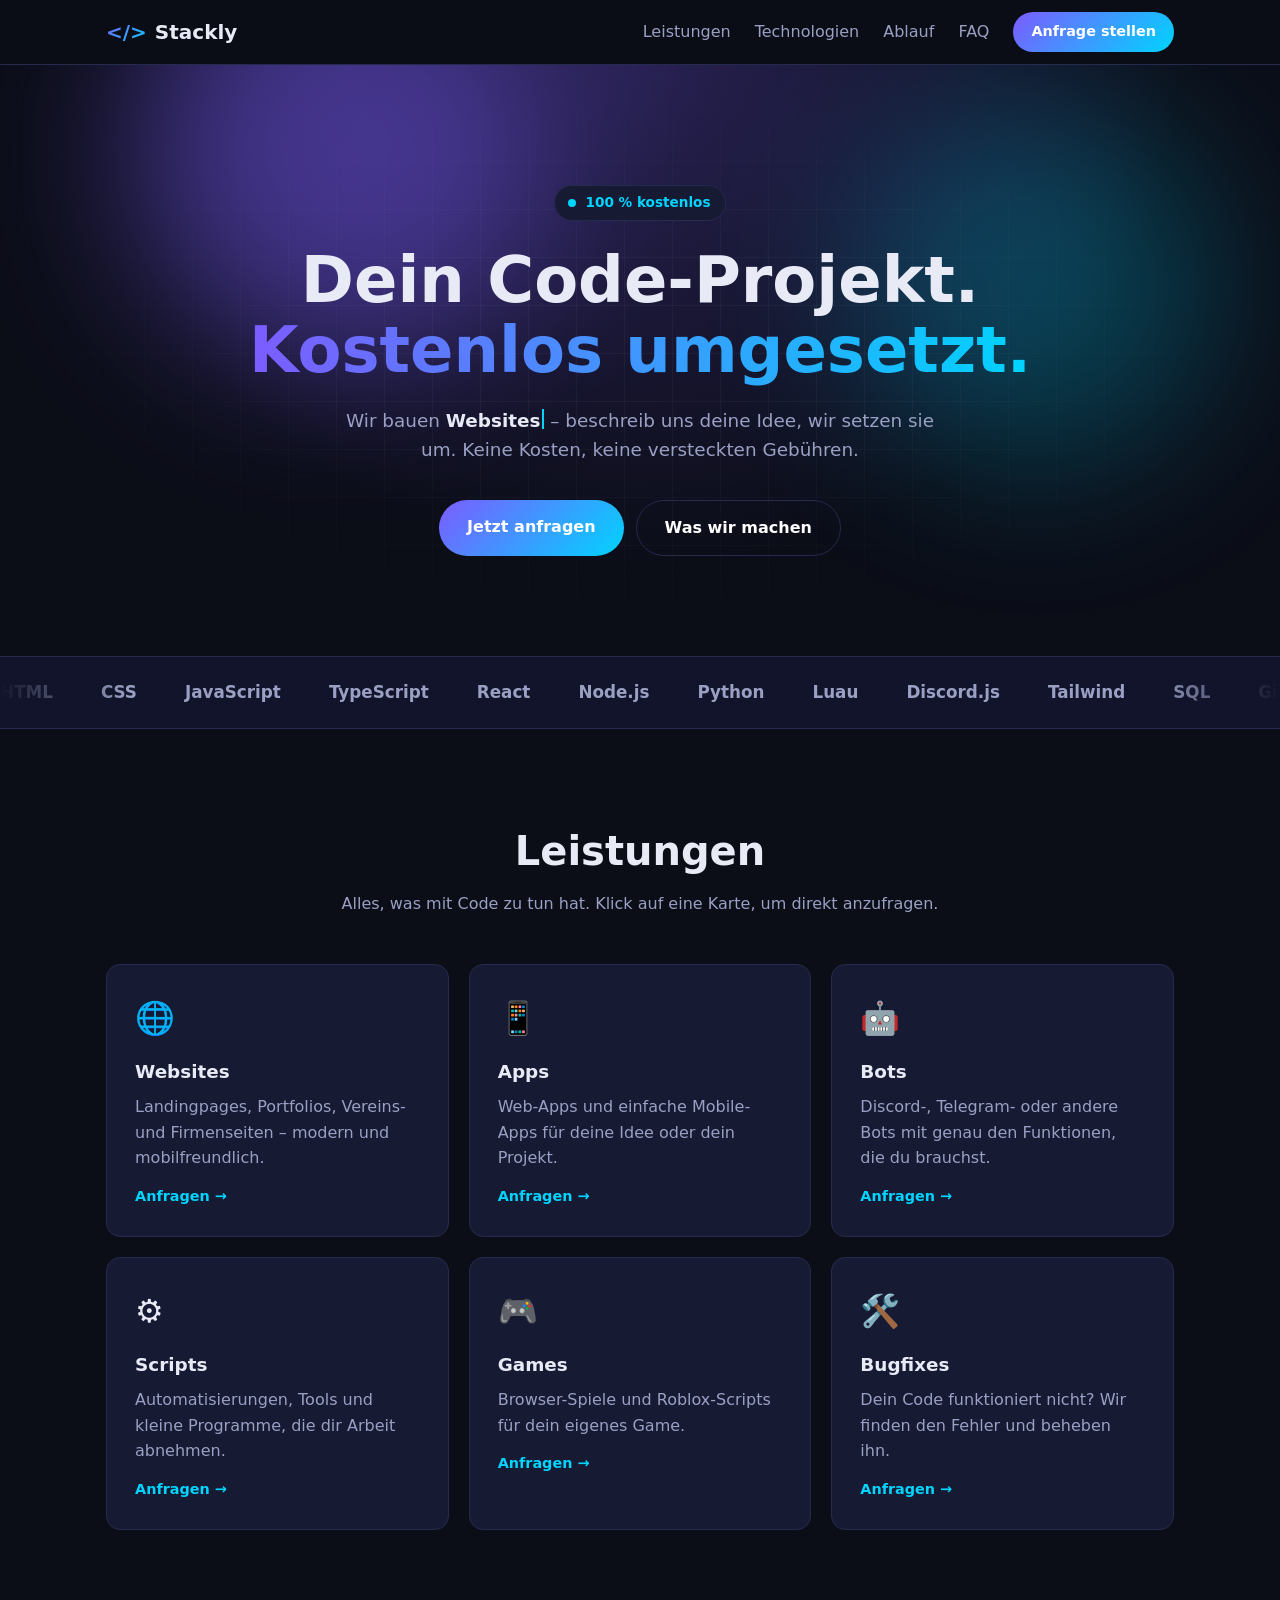
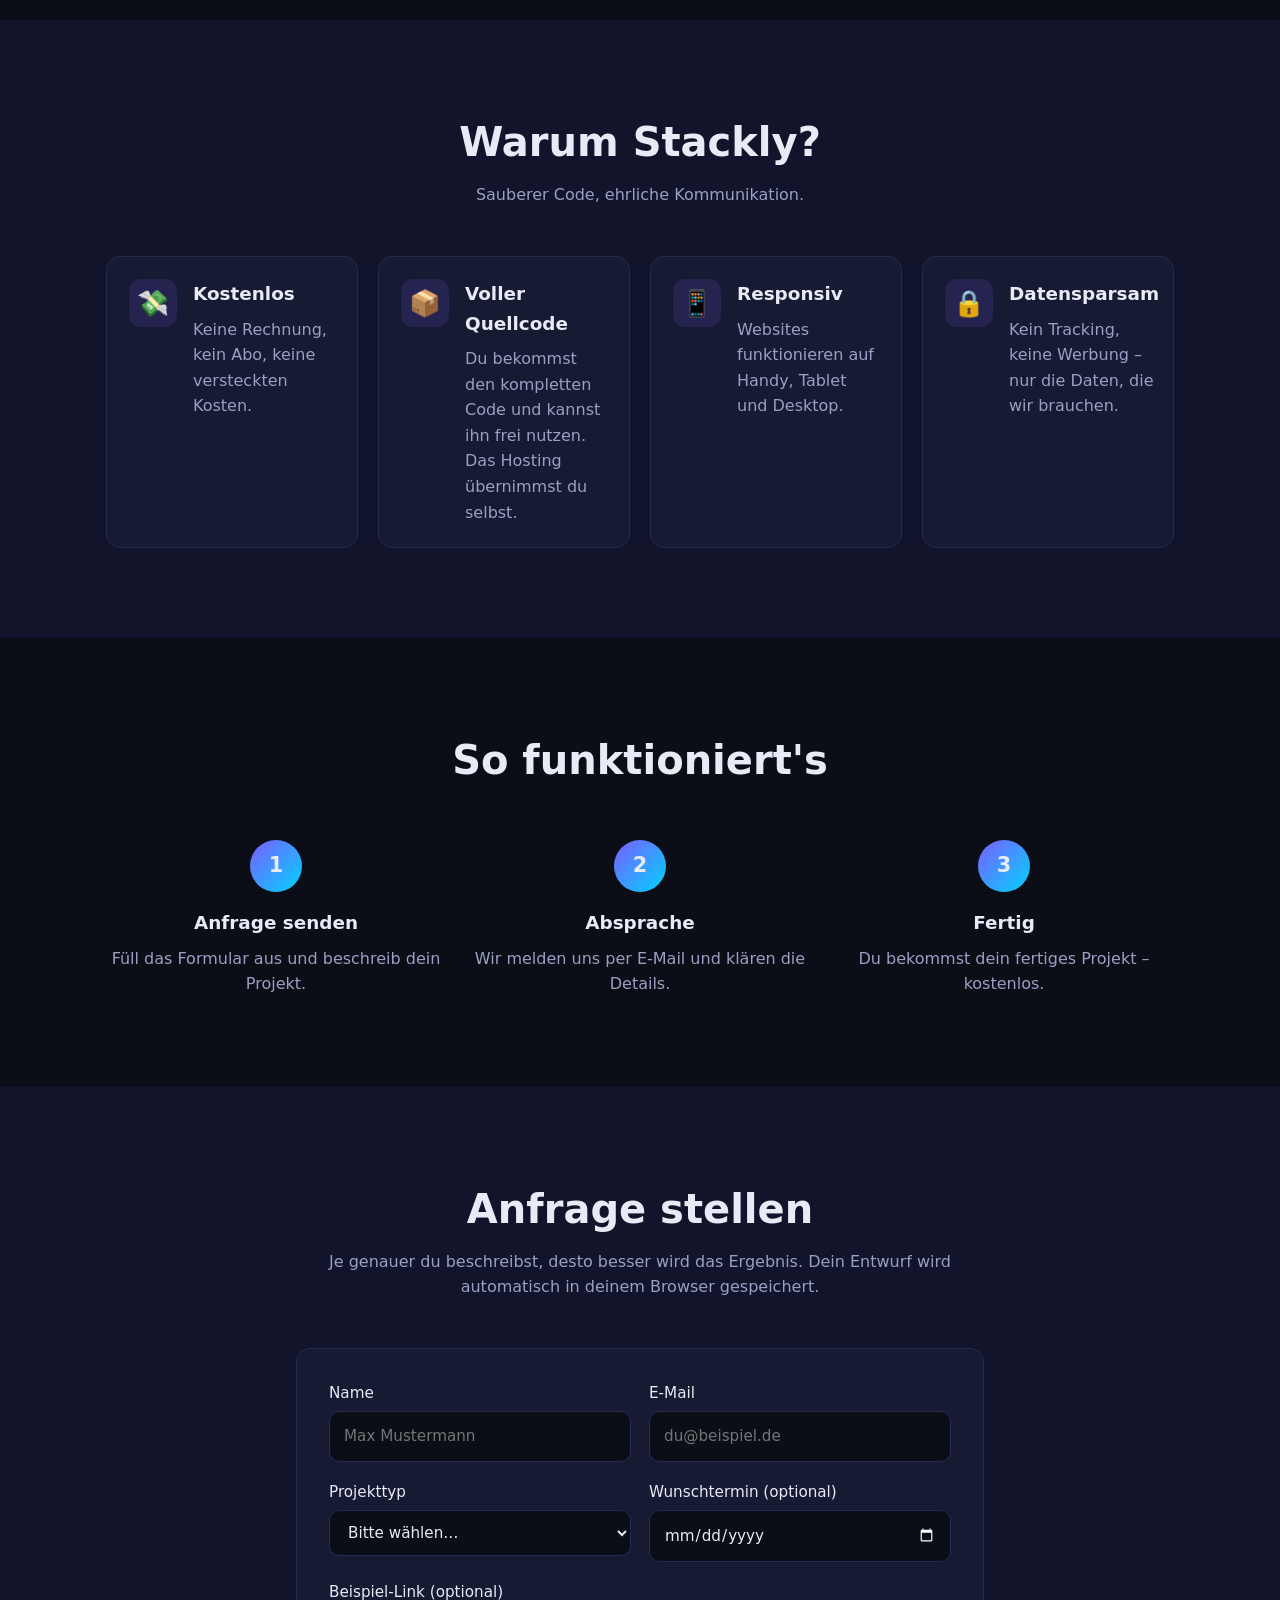
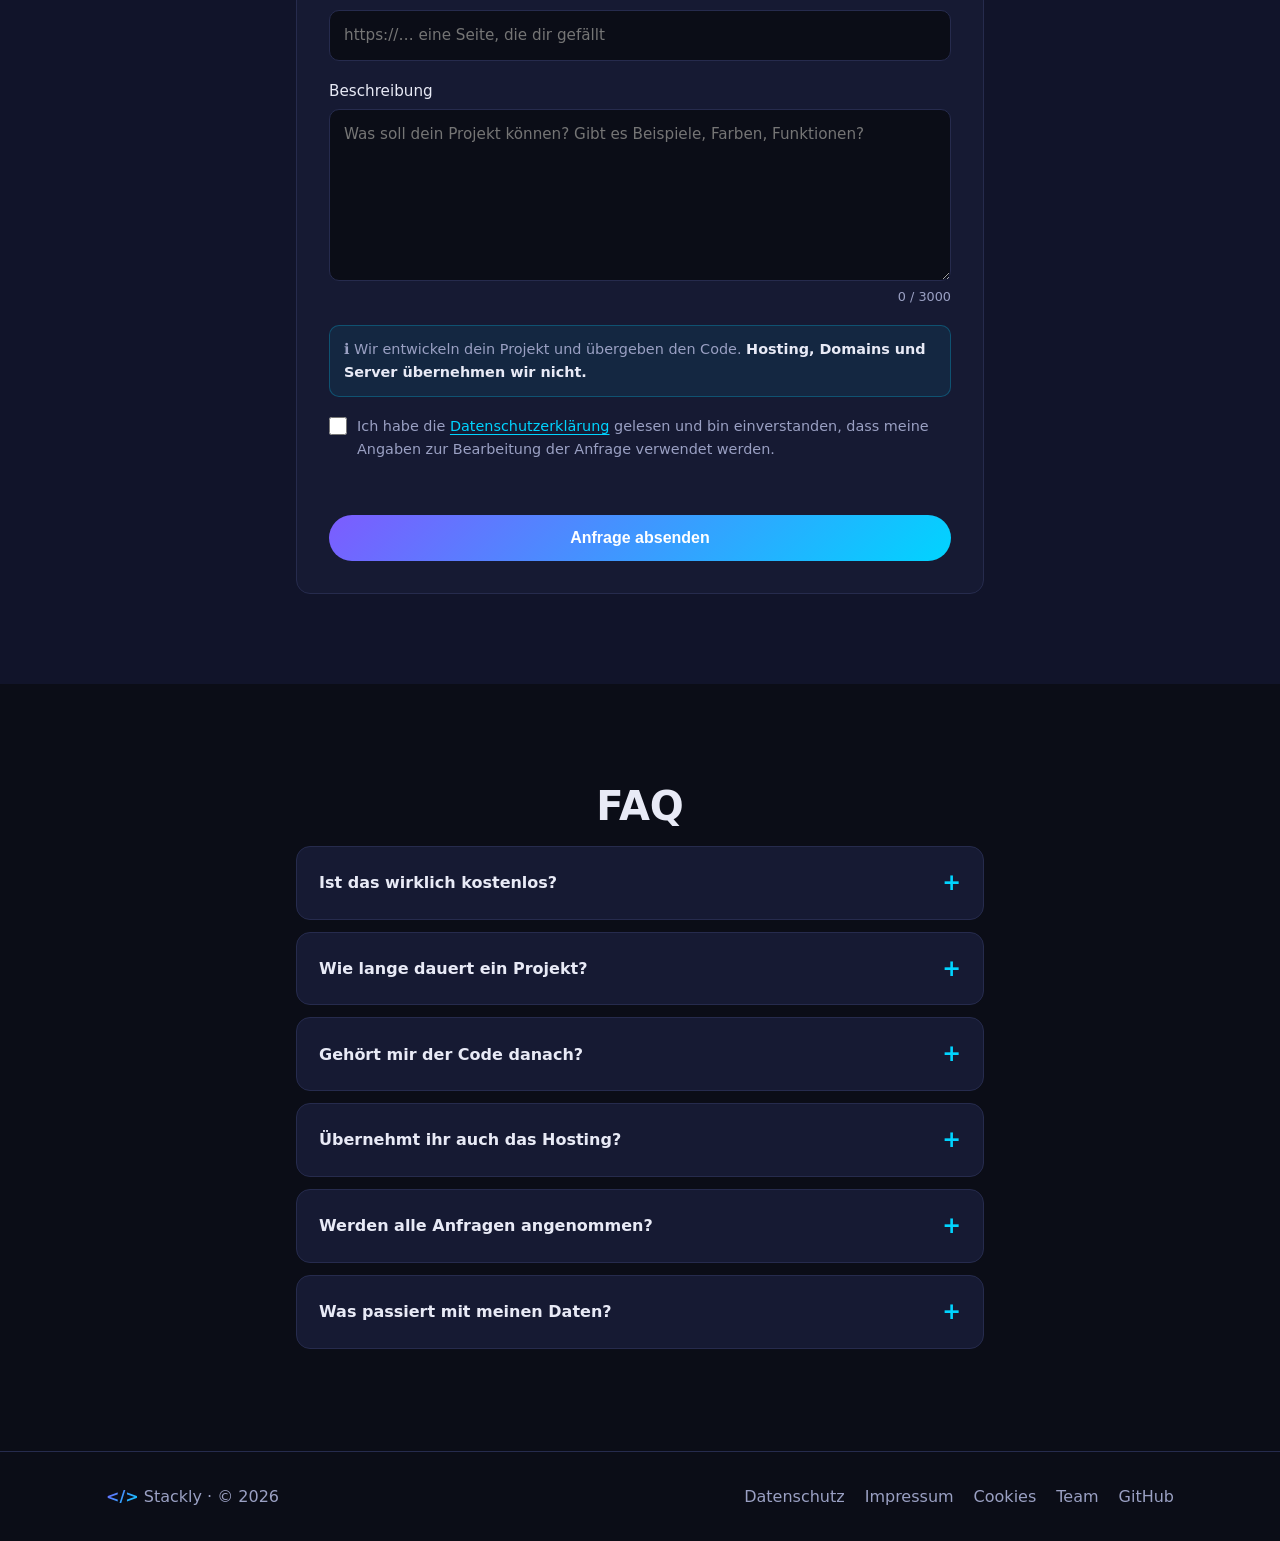
<file: index.html>
<!DOCTYPE html>
<html lang="de">
<head>
  <meta charset="UTF-8">
  <meta name="viewport" content="width=device-width, initial-scale=1.0">
  <script id="Cookiebot" src="https://consent.cookiebot.com/uc.js" data-cbid="19ef15a5-230d-4d0e-97ee-1a544976bf2f" data-blockingmode="auto" type="text/javascript"></script>
  <title>Stackly – Kostenlose Websites, Apps &amp; Code</title>
  <meta name="description" content="Stackly entwickelt Websites, Apps, Bots und Scripts – komplett kostenlos. Stell jetzt deine Anfrage.">
  <meta name="theme-color" content="#0b0d17">
  <meta property="og:title" content="Stackly – Dein Code-Projekt. Kostenlos.">
  <meta property="og:description" content="Websites, Apps, Bots und Scripts – kostenlos umgesetzt.">
  <meta property="og:type" content="website">
  <link rel="icon" href="data:image/svg+xml,<svg xmlns='http://www.w3.org/2000/svg' viewBox='0 0 100 100'><text y='.9em' font-size='80'>⚡</text></svg>">
  <link rel="stylesheet" href="styles.css?v=3">
</head>
<body>
  <div class="progress" aria-hidden="true"></div>

  <header class="nav">
    <div class="container nav-inner">
      <a href="#" class="logo"><span class="logo-mark">&lt;/&gt;</span> Stackly</a>
      <button class="menu-btn" aria-label="Menü öffnen" aria-expanded="false">☰</button>
      <nav class="nav-links">
        <a href="#leistungen">Leistungen</a>
        <a href="#technologien">Technologien</a>
        <a href="#ablauf">Ablauf</a>
        <a href="#faq">FAQ</a>
        <a href="#anfrage" class="btn btn-small">Anfrage stellen</a>
      </nav>
    </div>
  </header>

  <main>
    <section class="hero">
      <div class="hero-bg" aria-hidden="true">
        <span class="blob blob-1"></span>
        <span class="blob blob-2"></span>
        <span class="grid-lines"></span>
      </div>
      <div class="container hero-content">
        <span class="badge">100 % kostenlos</span>
        <h1>Dein Code-Projekt.<br><span class="gradient">Kostenlos umgesetzt.</span></h1>
        <p class="lead">Wir bauen <span class="typed" aria-live="polite">Websites</span><span class="caret" aria-hidden="true"></span> – beschreib uns deine Idee, wir setzen sie um. Keine Kosten, keine versteckten Gebühren.</p>
        <div class="hero-actions">
          <a href="#anfrage" class="btn">Jetzt anfragen</a>
          <a href="#leistungen" class="btn btn-ghost">Was wir machen</a>
        </div>
      </div>
    </section>

    <section id="technologien" class="marquee-section" aria-label="Technologien">
      <div class="marquee">
        <div class="marquee-track">
          <span>HTML</span><span>CSS</span><span>JavaScript</span><span>TypeScript</span><span>React</span><span>Node.js</span><span>Python</span><span>Luau</span><span>Discord.js</span><span>Tailwind</span><span>SQL</span><span>Git</span>
        </div>
      </div>
    </section>

    <section id="leistungen" class="section">
      <div class="container">
        <h2>Leistungen</h2>
        <p class="section-sub">Alles, was mit Code zu tun hat. Klick auf eine Karte, um direkt anzufragen.</p>
        <div class="grid">
          <a href="#anfrage" class="card" data-type="Website"><div class="icon">🌐</div><h3>Websites</h3><p>Landingpages, Portfolios, Vereins- und Firmenseiten – modern und mobilfreundlich.</p><span class="card-link">Anfragen →</span></a>
          <a href="#anfrage" class="card" data-type="App"><div class="icon">📱</div><h3>Apps</h3><p>Web-Apps und einfache Mobile-Apps für deine Idee oder dein Projekt.</p><span class="card-link">Anfragen →</span></a>
          <a href="#anfrage" class="card" data-type="Bot"><div class="icon">🤖</div><h3>Bots</h3><p>Discord-, Telegram- oder andere Bots mit genau den Funktionen, die du brauchst.</p><span class="card-link">Anfragen →</span></a>
          <a href="#anfrage" class="card" data-type="Script / Automatisierung"><div class="icon">⚙️</div><h3>Scripts</h3><p>Automatisierungen, Tools und kleine Programme, die dir Arbeit abnehmen.</p><span class="card-link">Anfragen →</span></a>
          <a href="#anfrage" class="card" data-type="Game"><div class="icon">🎮</div><h3>Games</h3><p>Browser-Spiele und Roblox-Scripts für dein eigenes Game.</p><span class="card-link">Anfragen →</span></a>
          <a href="#anfrage" class="card" data-type="Bugfix"><div class="icon">🛠️</div><h3>Bugfixes</h3><p>Dein Code funktioniert nicht? Wir finden den Fehler und beheben ihn.</p><span class="card-link">Anfragen →</span></a>
        </div>
      </div>
    </section>

    <section class="section section-alt">
      <div class="container">
        <h2>Warum Stackly?</h2>
        <p class="section-sub">Sauberer Code, ehrliche Kommunikation.</p>
        <div class="features">
          <div class="feature"><span class="feature-icon">💸</span><div><h3>Kostenlos</h3><p>Keine Rechnung, kein Abo, keine versteckten Kosten.</p></div></div>
          <div class="feature"><span class="feature-icon">📦</span><div><h3>Voller Quellcode</h3><p>Du bekommst den kompletten Code und kannst ihn frei nutzen. Das Hosting übernimmst du selbst.</p></div></div>
          <div class="feature"><span class="feature-icon">📱</span><div><h3>Responsiv</h3><p>Websites funktionieren auf Handy, Tablet und Desktop.</p></div></div>
          <div class="feature"><span class="feature-icon">🔒</span><div><h3>Datensparsam</h3><p>Kein Tracking, keine Werbung – nur die Daten, die wir brauchen.</p></div></div>
        </div>
      </div>
    </section>

    <section id="ablauf" class="section">
      <div class="container">
        <h2>So funktioniert's</h2>
        <div class="steps">
          <div class="step"><span class="step-num">1</span><h3>Anfrage senden</h3><p>Füll das Formular aus und beschreib dein Projekt.</p></div>
          <div class="step"><span class="step-num">2</span><h3>Absprache</h3><p>Wir melden uns per E-Mail und klären die Details.</p></div>
          <div class="step"><span class="step-num">3</span><h3>Fertig</h3><p>Du bekommst dein fertiges Projekt – kostenlos.</p></div>
        </div>
      </div>
    </section>

    <section id="anfrage" class="section section-alt">
      <div class="container narrow">
        <h2>Anfrage stellen</h2>
        <p class="section-sub">Je genauer du beschreibst, desto besser wird das Ergebnis. Dein Entwurf wird automatisch in deinem Browser gespeichert.</p>
        <form class="form" novalidate>
          <input type="text" name="website" class="honey" tabindex="-1" autocomplete="off" aria-hidden="true">

          <div class="row">
            <label>Name<input type="text" name="name" required autocomplete="name" placeholder="Max Mustermann"></label>
            <label>E-Mail<input type="email" name="email" required autocomplete="email" placeholder="du@beispiel.de"></label>
          </div>
          <div class="row">
            <label>Projekttyp
              <select name="projekttyp" required>
                <option value="">Bitte wählen…</option>
                <option>Website</option>
                <option>App</option>
                <option>Bot</option>
                <option>Script / Automatisierung</option>
                <option>Game</option>
                <option>Bugfix</option>
                <option>Sonstiges</option>
              </select>
            </label>
            <label>Wunschtermin (optional)<input type="date" name="deadline"></label>
          </div>
          <label>Beispiel-Link (optional)<input type="url" name="beispiel" placeholder="https://… eine Seite, die dir gefällt"></label>
          <label>Beschreibung
            <textarea name="beschreibung" rows="6" required minlength="20" maxlength="3000" placeholder="Was soll dein Projekt können? Gibt es Beispiele, Farben, Funktionen?"></textarea>
            <span class="counter"><span id="count">0</span> / 3000</span>
          </label>
          <p class="form-note">ℹ️ Wir entwickeln dein Projekt und übergeben den Code. <strong>Hosting, Domains und Server übernehmen wir nicht.</strong></p>
          <label class="check">
            <input type="checkbox" name="datenschutz" value="akzeptiert" required>
            <span>Ich habe die <a href="datenschutz.html" target="_blank">Datenschutzerklärung</a> gelesen und bin einverstanden, dass meine Angaben zur Bearbeitung der Anfrage verwendet werden.</span>
          </label>
          <p class="form-error" role="alert"></p>
          <button type="submit" class="btn btn-full">Anfrage absenden</button>
        </form>
      </div>
    </section>

    <section id="faq" class="section">
      <div class="container narrow">
        <h2>FAQ</h2>
        <details><summary>Ist das wirklich kostenlos?</summary><p>Ja. Es gibt keine Kosten und keine versteckten Gebühren.</p></details>
        <details><summary>Wie lange dauert ein Projekt?</summary><p>Das hängt vom Umfang ab. Kleine Projekte dauern oft nur ein paar Tage, größere entsprechend länger.</p></details>
        <details><summary>Gehört mir der Code danach?</summary><p>Ja, du bekommst den kompletten Quellcode und kannst ihn frei verwenden.</p></details>
        <details><summary>Übernehmt ihr auch das Hosting?</summary><p>Nein. Wir entwickeln dein Projekt und übergeben dir den fertigen Code – Hosting, Domains, Server und laufende Kosten übernehmen wir nicht. Wir geben dir aber gern Tipps für kostenlose Hosting-Möglichkeiten wie GitHub Pages.</p></details>
        <details><summary>Werden alle Anfragen angenommen?</summary><p>Wir versuchen es, können aber nicht jede Anfrage umsetzen. Du bekommst in jedem Fall eine Antwort.</p></details>
        <details><summary>Was passiert mit meinen Daten?</summary><p>Deine Angaben werden nur zur Bearbeitung deiner Anfrage genutzt und nicht weitergegeben. Details findest du in der <a href="datenschutz.html">Datenschutzerklärung</a>.</p></details>
      </div>
    </section>
  </main>

  <footer class="footer">
    <div class="container footer-inner">
      <p><span class="logo-mark">&lt;/&gt;</span> Stackly · © <span id="year"></span></p>
      <nav class="footer-links">
        <a href="datenschutz.html">Datenschutz</a>
        <a href="impressum.html">Impressum</a><a href="javascript:Cookiebot.renew()">Cookies</a><a href="dashboard.html">Team</a>
        <a href="https://github.com/MaxKohli15-dev/stackly" target="_blank" rel="noopener">GitHub</a>
      </nav>
    </div>
  </footer>

  <button class="to-top" aria-label="Nach oben">↑</button>
  <div class="toast" role="status"></div>

  <script src="config.js?v=3"></script>
  <script src="script.js?v=3"></script>
</body>
</html>
</file>
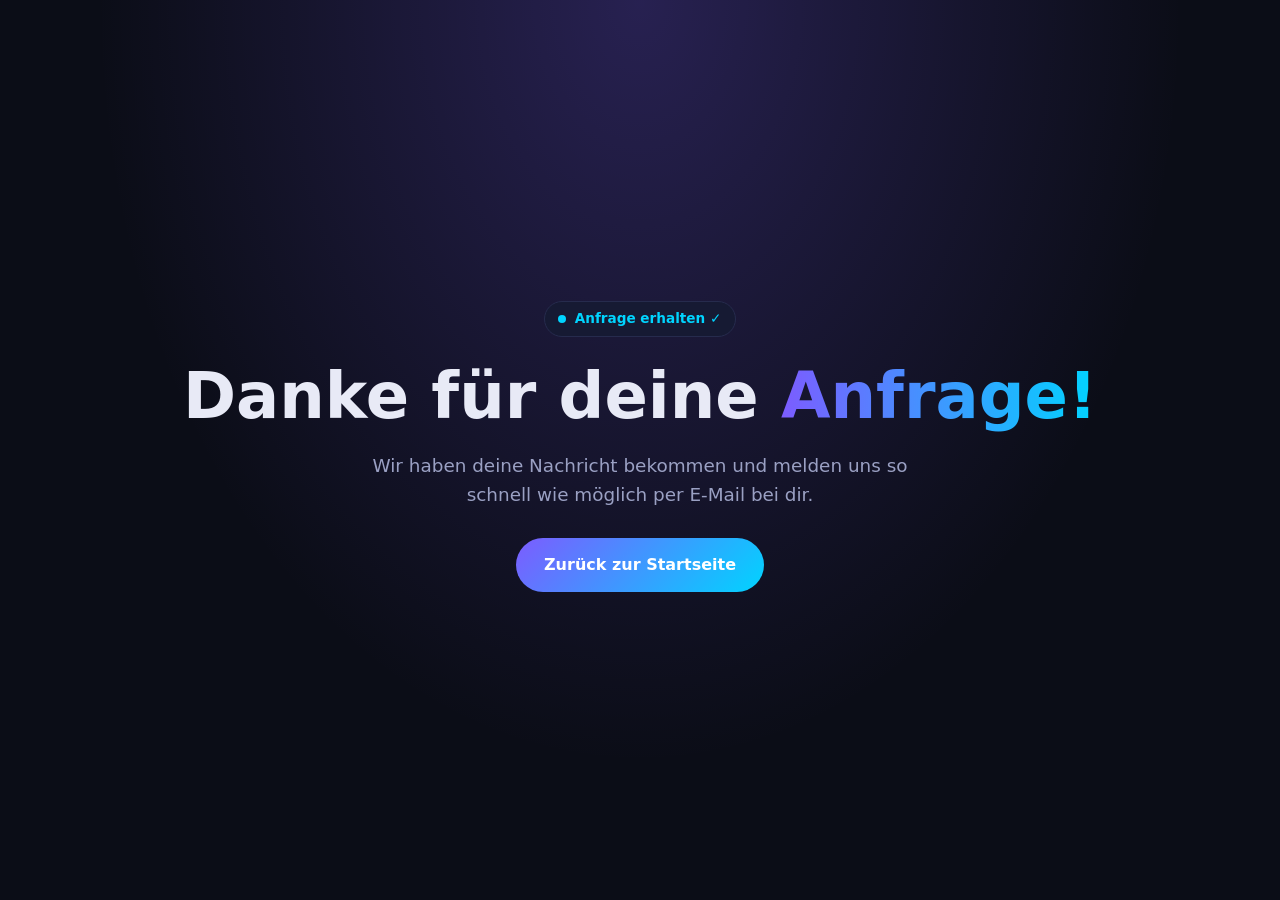
<file: danke.html>
<!DOCTYPE html>
<html lang="de">
<head>
  <meta charset="UTF-8">
  <meta name="viewport" content="width=device-width, initial-scale=1.0">
  <script id="Cookiebot" src="https://consent.cookiebot.com/uc.js" data-cbid="19ef15a5-230d-4d0e-97ee-1a544976bf2f" data-blockingmode="auto" type="text/javascript"></script>
  <title>Danke – Stackly</title>
  <link rel="stylesheet" href="styles.css?v=3">
</head>
<body>
  <main class="thanks hero">
    <div>
      <span class="badge">Anfrage erhalten ✓</span>
      <h1>Danke für deine <span class="gradient">Anfrage!</span></h1>
      <p class="lead">Wir haben deine Nachricht bekommen und melden uns so schnell wie möglich per E-Mail bei dir.</p>
      <a href="index.html" class="btn">Zurück zur Startseite</a>
    </div>
  </main>
</body>
</html>
</file>
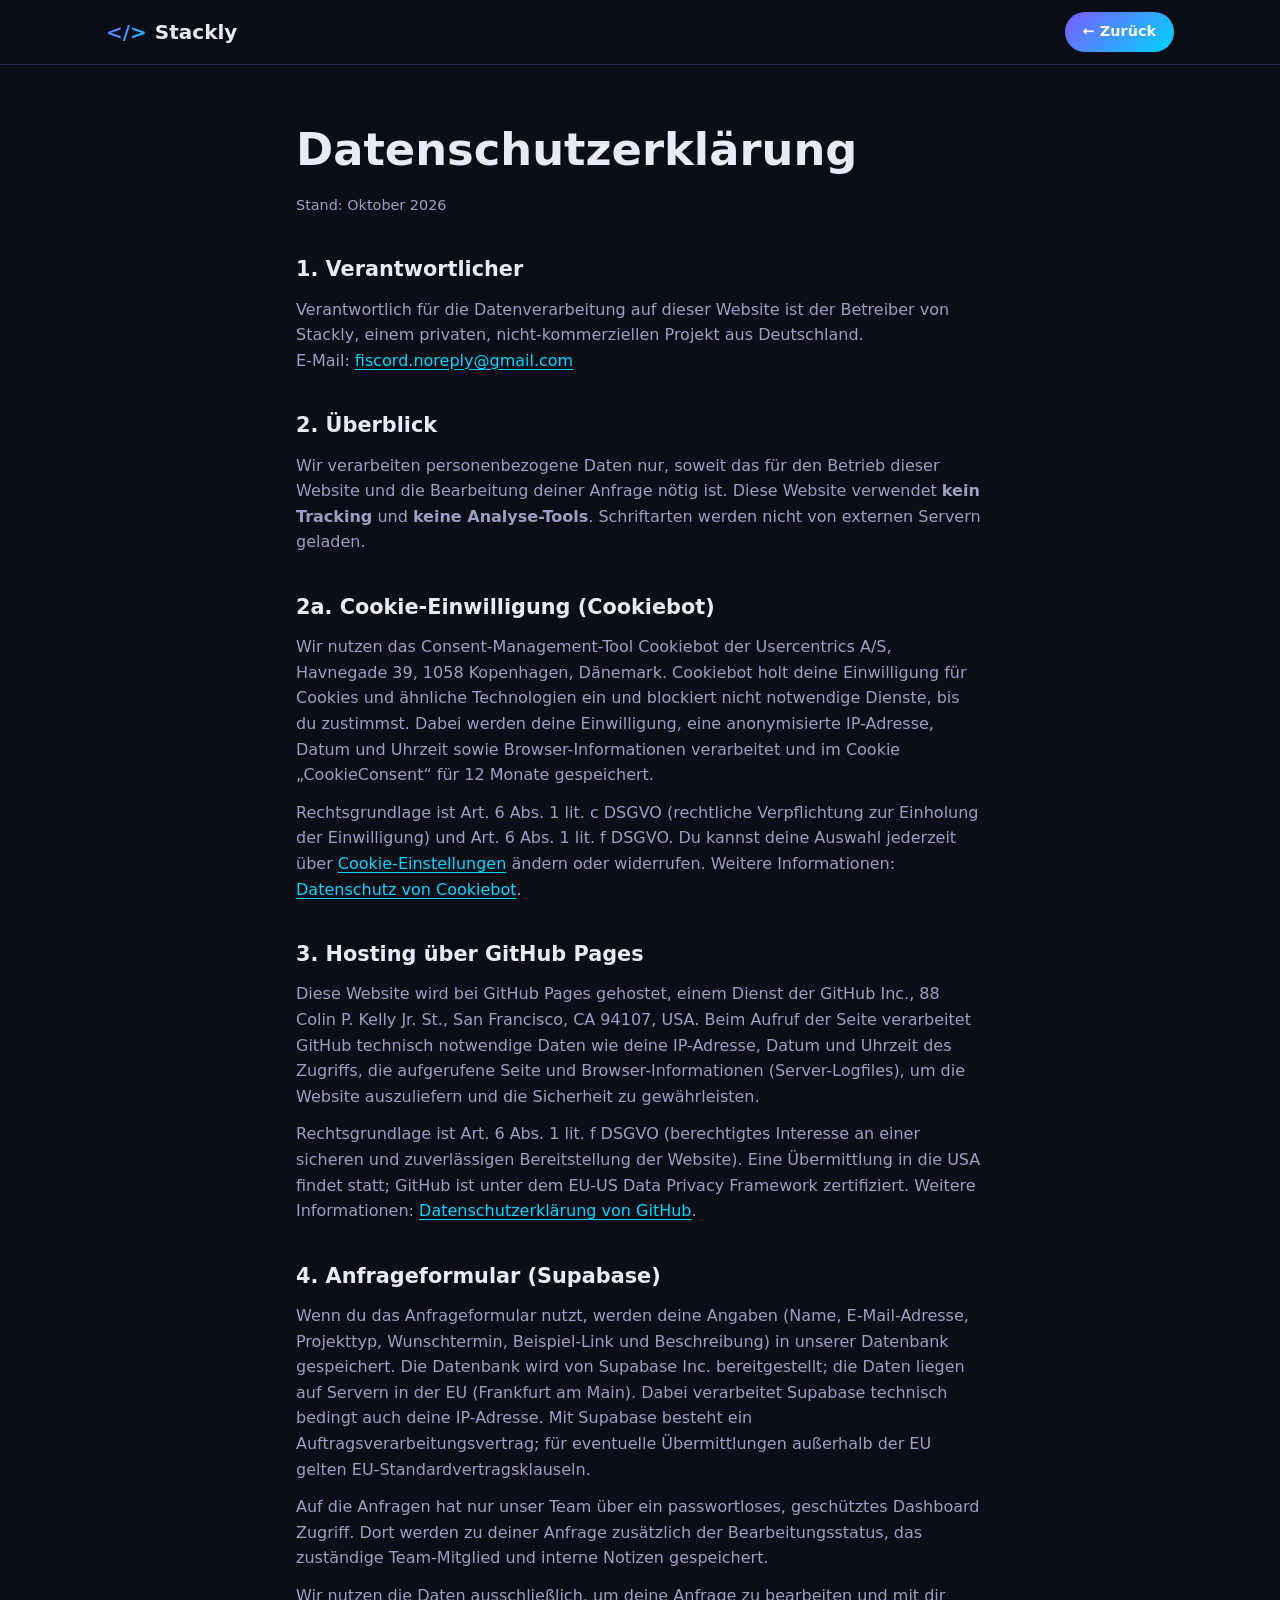
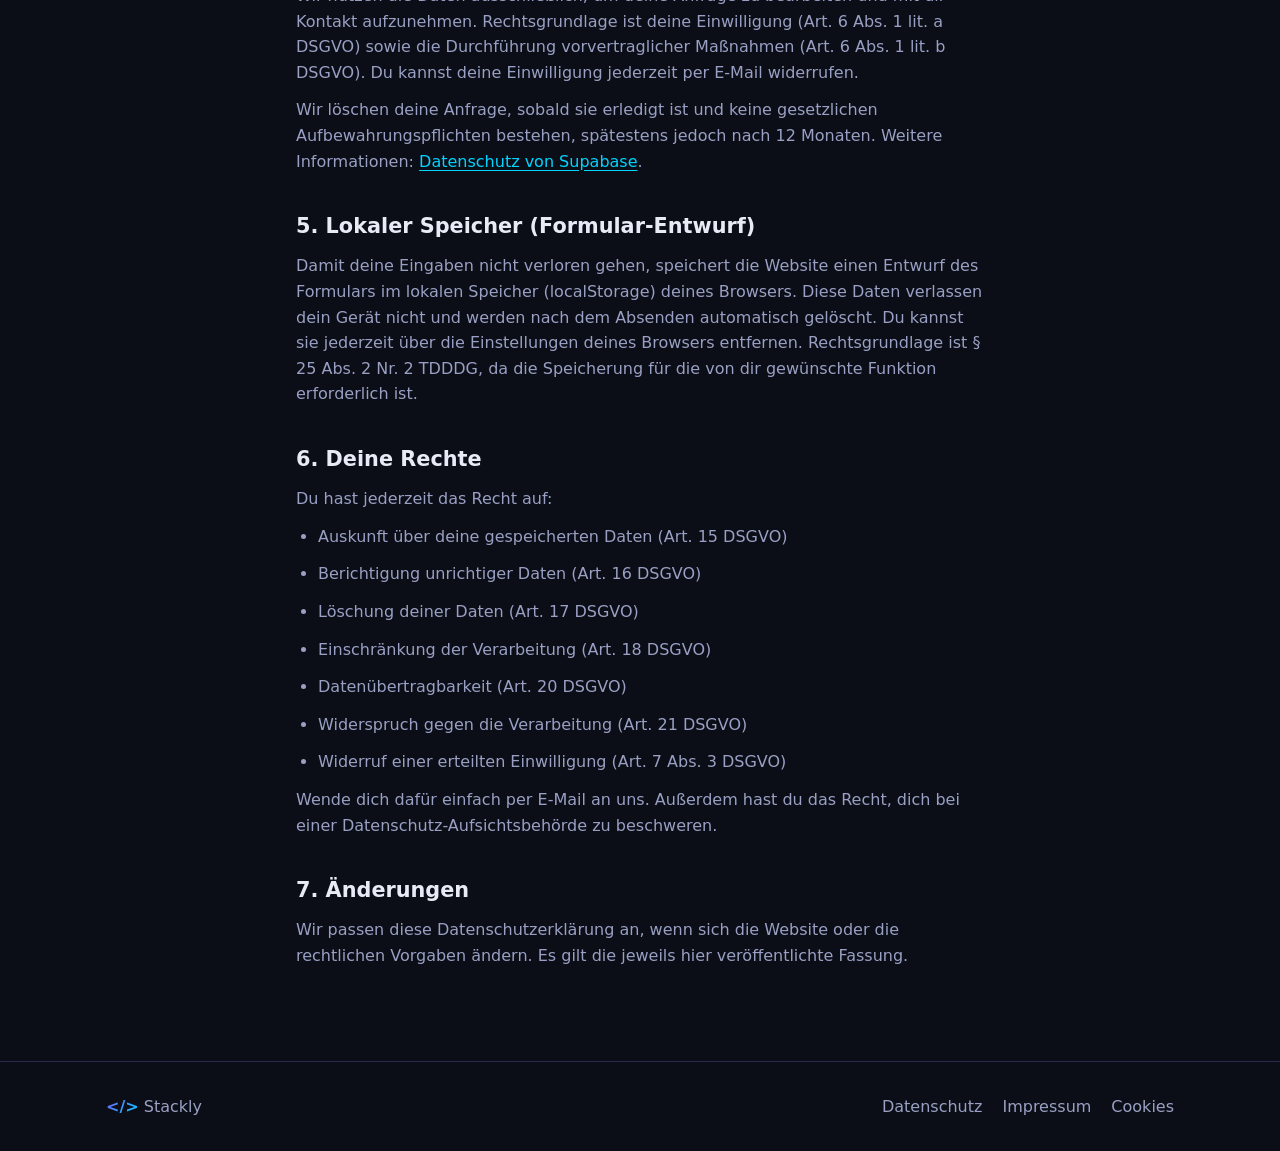
<file: datenschutz.html>
<!DOCTYPE html>
<html lang="de">
<head>
  <meta charset="UTF-8">
  <meta name="viewport" content="width=device-width, initial-scale=1.0">
  <script id="Cookiebot" src="https://consent.cookiebot.com/uc.js" data-cbid="19ef15a5-230d-4d0e-97ee-1a544976bf2f" data-blockingmode="auto" type="text/javascript"></script>
  <title>Datenschutz – Stackly</title>
  <meta name="robots" content="noindex">
  <link rel="stylesheet" href="styles.css?v=3">
</head>
<body>
  <header class="nav">
    <div class="container nav-inner">
      <a href="index.html" class="logo"><span class="logo-mark">&lt;/&gt;</span> Stackly</a>
      <a href="index.html" class="btn btn-small">← Zurück</a>
    </div>
  </header>

  <main class="legal container narrow">
    <h1>Datenschutzerklärung</h1>
    <p class="legal-date">Stand: Oktober 2026</p>

    <h2>1. Verantwortlicher</h2>
    <p>Verantwortlich für die Datenverarbeitung auf dieser Website ist der Betreiber von Stackly, einem privaten, nicht-kommerziellen Projekt aus Deutschland.<br>
      E-Mail: <a href="mailto:fiscord.noreply@gmail.com">fiscord.noreply@gmail.com</a></p>

    <h2>2. Überblick</h2>
    <p>Wir verarbeiten personenbezogene Daten nur, soweit das für den Betrieb dieser Website und die Bearbeitung deiner Anfrage nötig ist. Diese Website verwendet <strong>kein Tracking</strong> und <strong>keine Analyse-Tools</strong>. Schriftarten werden nicht von externen Servern geladen.</p>

    <h2>2a. Cookie-Einwilligung (Cookiebot)</h2>
    <p>Wir nutzen das Consent-Management-Tool Cookiebot der Usercentrics A/S, Havnegade 39, 1058 Kopenhagen, Dänemark. Cookiebot holt deine Einwilligung für Cookies und ähnliche Technologien ein und blockiert nicht notwendige Dienste, bis du zustimmst. Dabei werden deine Einwilligung, eine anonymisierte IP-Adresse, Datum und Uhrzeit sowie Browser-Informationen verarbeitet und im Cookie „CookieConsent“ für 12 Monate gespeichert.</p>
    <p>Rechtsgrundlage ist Art. 6 Abs. 1 lit. c DSGVO (rechtliche Verpflichtung zur Einholung der Einwilligung) und Art. 6 Abs. 1 lit. f DSGVO. Du kannst deine Auswahl jederzeit über <a href="javascript:Cookiebot.renew()">Cookie-Einstellungen</a> ändern oder widerrufen. Weitere Informationen: <a href="https://www.cookiebot.com/de/privacy-policy/" target="_blank" rel="noopener">Datenschutz von Cookiebot</a>.</p>
    <div class="cookie-declaration">
      <script id="CookieDeclaration" src="https://consent.cookiebot.com/19ef15a5-230d-4d0e-97ee-1a544976bf2f/cd.js" type="text/javascript" async></script>
    </div>

    <h2>3. Hosting über GitHub Pages</h2>
    <p>Diese Website wird bei GitHub Pages gehostet, einem Dienst der GitHub Inc., 88 Colin P. Kelly Jr. St., San Francisco, CA 94107, USA. Beim Aufruf der Seite verarbeitet GitHub technisch notwendige Daten wie deine IP-Adresse, Datum und Uhrzeit des Zugriffs, die aufgerufene Seite und Browser-Informationen (Server-Logfiles), um die Website auszuliefern und die Sicherheit zu gewährleisten.</p>
    <p>Rechtsgrundlage ist Art. 6 Abs. 1 lit. f DSGVO (berechtigtes Interesse an einer sicheren und zuverlässigen Bereitstellung der Website). Eine Übermittlung in die USA findet statt; GitHub ist unter dem EU-US Data Privacy Framework zertifiziert. Weitere Informationen: <a href="https://docs.github.com/de/site-policy/privacy-policies/github-general-privacy-statement" target="_blank" rel="noopener">Datenschutzerklärung von GitHub</a>.</p>

    <h2>4. Anfrageformular (Supabase)</h2>
    <p>Wenn du das Anfrageformular nutzt, werden deine Angaben (Name, E-Mail-Adresse, Projekttyp, Wunschtermin, Beispiel-Link und Beschreibung) in unserer Datenbank gespeichert. Die Datenbank wird von Supabase Inc. bereitgestellt; die Daten liegen auf Servern in der EU (Frankfurt am Main). Dabei verarbeitet Supabase technisch bedingt auch deine IP-Adresse. Mit Supabase besteht ein Auftragsverarbeitungsvertrag; für eventuelle Übermittlungen außerhalb der EU gelten EU-Standardvertragsklauseln.</p>
    <p>Auf die Anfragen hat nur unser Team über ein passwortloses, geschütztes Dashboard Zugriff. Dort werden zu deiner Anfrage zusätzlich der Bearbeitungsstatus, das zuständige Team-Mitglied und interne Notizen gespeichert.</p>
    <p>Wir nutzen die Daten ausschließlich, um deine Anfrage zu bearbeiten und mit dir Kontakt aufzunehmen. Rechtsgrundlage ist deine Einwilligung (Art. 6 Abs. 1 lit. a DSGVO) sowie die Durchführung vorvertraglicher Maßnahmen (Art. 6 Abs. 1 lit. b DSGVO). Du kannst deine Einwilligung jederzeit per E-Mail widerrufen.</p>
    <p>Wir löschen deine Anfrage, sobald sie erledigt ist und keine gesetzlichen Aufbewahrungspflichten bestehen, spätestens jedoch nach 12 Monaten. Weitere Informationen: <a href="https://supabase.com/privacy" target="_blank" rel="noopener">Datenschutz von Supabase</a>.</p>

    <h2>5. Lokaler Speicher (Formular-Entwurf)</h2>
    <p>Damit deine Eingaben nicht verloren gehen, speichert die Website einen Entwurf des Formulars im lokalen Speicher (localStorage) deines Browsers. Diese Daten verlassen dein Gerät nicht und werden nach dem Absenden automatisch gelöscht. Du kannst sie jederzeit über die Einstellungen deines Browsers entfernen. Rechtsgrundlage ist § 25 Abs. 2 Nr. 2 TDDDG, da die Speicherung für die von dir gewünschte Funktion erforderlich ist.</p>

    <h2>6. Deine Rechte</h2>
    <p>Du hast jederzeit das Recht auf:</p>
    <ul>
      <li>Auskunft über deine gespeicherten Daten (Art. 15 DSGVO)</li>
      <li>Berichtigung unrichtiger Daten (Art. 16 DSGVO)</li>
      <li>Löschung deiner Daten (Art. 17 DSGVO)</li>
      <li>Einschränkung der Verarbeitung (Art. 18 DSGVO)</li>
      <li>Datenübertragbarkeit (Art. 20 DSGVO)</li>
      <li>Widerspruch gegen die Verarbeitung (Art. 21 DSGVO)</li>
      <li>Widerruf einer erteilten Einwilligung (Art. 7 Abs. 3 DSGVO)</li>
    </ul>
    <p>Wende dich dafür einfach per E-Mail an uns. Außerdem hast du das Recht, dich bei einer Datenschutz-Aufsichtsbehörde zu beschweren.</p>

    <h2>7. Änderungen</h2>
    <p>Wir passen diese Datenschutzerklärung an, wenn sich die Website oder die rechtlichen Vorgaben ändern. Es gilt die jeweils hier veröffentlichte Fassung.</p>
  </main>

  <footer class="footer">
    <div class="container footer-inner">
      <p><span class="logo-mark">&lt;/&gt;</span> Stackly</p>
      <nav class="footer-links"><a href="datenschutz.html">Datenschutz</a><a href="impressum.html">Impressum</a><a href="javascript:Cookiebot.renew()">Cookies</a></nav>
    </div>
  </footer>
</body>
</html>
</file>
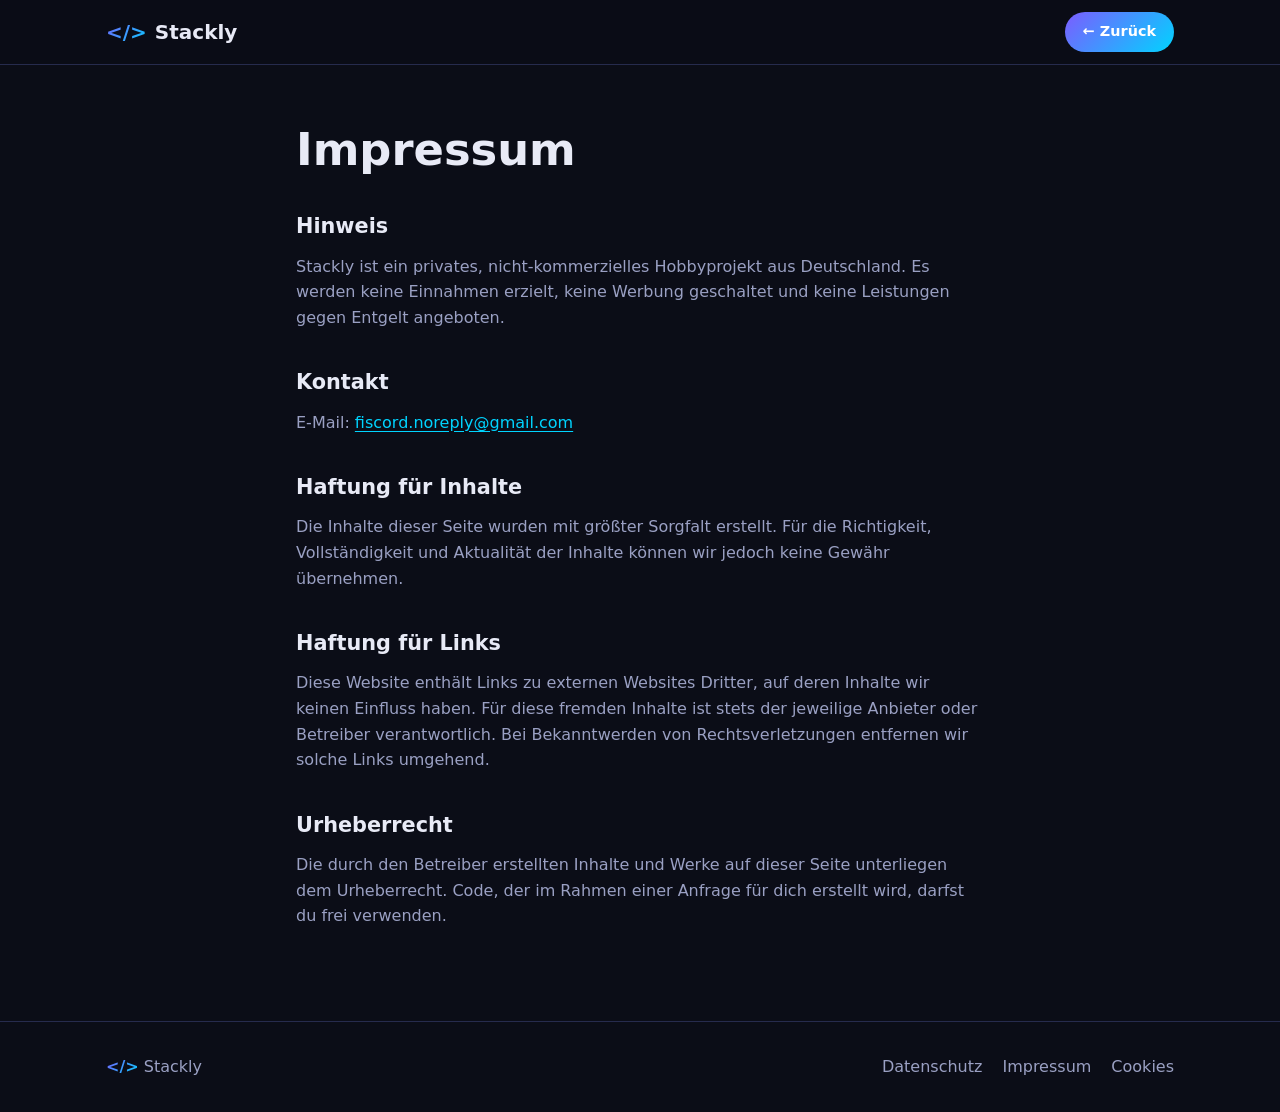
<file: impressum.html>
<!DOCTYPE html>
<html lang="de">
<head>
  <meta charset="UTF-8">
  <meta name="viewport" content="width=device-width, initial-scale=1.0">
  <script id="Cookiebot" src="https://consent.cookiebot.com/uc.js" data-cbid="19ef15a5-230d-4d0e-97ee-1a544976bf2f" data-blockingmode="auto" type="text/javascript"></script>
  <title>Impressum – Stackly</title>
  <meta name="robots" content="noindex">
  <link rel="stylesheet" href="styles.css?v=3">
</head>
<body>
  <header class="nav">
    <div class="container nav-inner">
      <a href="index.html" class="logo"><span class="logo-mark">&lt;/&gt;</span> Stackly</a>
      <a href="index.html" class="btn btn-small">← Zurück</a>
    </div>
  </header>

  <main class="legal container narrow">
    <h1>Impressum</h1>

    <h2>Hinweis</h2>
    <p>Stackly ist ein privates, nicht-kommerzielles Hobbyprojekt aus Deutschland. Es werden keine Einnahmen erzielt, keine Werbung geschaltet und keine Leistungen gegen Entgelt angeboten.</p>

    <h2>Kontakt</h2>
    <p>E-Mail: <a href="mailto:fiscord.noreply@gmail.com">fiscord.noreply@gmail.com</a></p>

    <h2>Haftung für Inhalte</h2>
    <p>Die Inhalte dieser Seite wurden mit größter Sorgfalt erstellt. Für die Richtigkeit, Vollständigkeit und Aktualität der Inhalte können wir jedoch keine Gewähr übernehmen.</p>

    <h2>Haftung für Links</h2>
    <p>Diese Website enthält Links zu externen Websites Dritter, auf deren Inhalte wir keinen Einfluss haben. Für diese fremden Inhalte ist stets der jeweilige Anbieter oder Betreiber verantwortlich. Bei Bekanntwerden von Rechtsverletzungen entfernen wir solche Links umgehend.</p>

    <h2>Urheberrecht</h2>
    <p>Die durch den Betreiber erstellten Inhalte und Werke auf dieser Seite unterliegen dem Urheberrecht. Code, der im Rahmen einer Anfrage für dich erstellt wird, darfst du frei verwenden.</p>
  </main>

  <footer class="footer">
    <div class="container footer-inner">
      <p><span class="logo-mark">&lt;/&gt;</span> Stackly</p>
      <nav class="footer-links"><a href="datenschutz.html">Datenschutz</a><a href="impressum.html">Impressum</a><a href="javascript:Cookiebot.renew()">Cookies</a></nav>
    </div>
  </footer>
</body>
</html>
</file>
<file: styles.css>
:root {
  --bg: #0b0d17;
  --bg-alt: #11142a;
  --card: #161a33;
  --border: #262b4d;
  --text: #e8eaf6;
  --muted: #9aa0c3;
  --accent: #7c5cff;
  --accent-2: #00d4ff;
  --error: #ff6b81;
  --radius: 14px;
}

* { box-sizing: border-box; margin: 0; padding: 0; }
html { scroll-behavior: smooth; }
body {
  font-family: system-ui, -apple-system, "Segoe UI", Roboto, "Helvetica Neue", Arial, sans-serif;
  background: var(--bg);
  color: var(--text);
  line-height: 1.6;
}
a { color: inherit; text-decoration: none; }

.container { width: 100%; max-width: 1100px; margin: 0 auto; padding: 0 16px; }
.narrow { max-width: 720px; }

/* Navigation */
.nav {
  position: sticky; top: 0; z-index: 10;
  background: rgba(11, 13, 23, 0.85);
  backdrop-filter: blur(10px);
  border-bottom: 1px solid var(--border);
}
.nav-inner { display: flex; align-items: center; justify-content: space-between; height: 64px; }
.logo { font-weight: 800; font-size: 1.25rem; display: flex; align-items: center; gap: 8px; }
.logo-mark {
  background: linear-gradient(135deg, var(--accent), var(--accent-2));
  -webkit-background-clip: text; background-clip: text; color: transparent;
  font-weight: 800;
}
.nav-links { display: flex; align-items: center; gap: 24px; }
.nav-links a:not(.btn) { color: var(--muted); font-weight: 500; }
.nav-links a:not(.btn):hover { color: var(--text); }
.menu-btn { display: none; background: none; border: 0; color: var(--text); font-size: 1.5rem; cursor: pointer; }

/* Buttons */
.btn {
  display: inline-block; padding: 14px 28px; border-radius: 999px; border: 0;
  background: linear-gradient(135deg, var(--accent), var(--accent-2));
  color: #fff; font-weight: 600; font-size: 1rem; cursor: pointer;
  transition: transform .15s, box-shadow .15s;
}
.btn:hover { transform: translateY(-2px); box-shadow: 0 10px 30px rgba(124, 92, 255, .35); }
.btn-small { padding: 8px 18px; font-size: .9rem; }
.btn-ghost { background: transparent; border: 1px solid var(--border); }
.btn-ghost:hover { box-shadow: none; border-color: var(--accent); }
.btn-full { width: 100%; }

/* Hero */
.hero {
  padding: 120px 0 100px; text-align: center;
  background: radial-gradient(ellipse at top, rgba(124, 92, 255, .25), transparent 60%);
}
.badge {
  display: inline-block; padding: 6px 14px; border-radius: 999px;
  border: 1px solid var(--border); background: var(--card);
  color: var(--accent-2); font-size: .85rem; font-weight: 600; margin-bottom: 24px;
}
h1 { font-size: clamp(2.2rem, 6vw, 4rem); line-height: 1.1; font-weight: 800; margin-bottom: 20px; }
.gradient {
  background: linear-gradient(135deg, var(--accent), var(--accent-2));
  -webkit-background-clip: text; background-clip: text; color: transparent;
}
.lead { color: var(--muted); font-size: 1.15rem; max-width: 600px; margin: 0 auto 36px; }
.hero-actions { display: flex; gap: 12px; justify-content: center; flex-wrap: wrap; }

/* Sections */
.section { padding: 90px 0; }
.section-alt { background: var(--bg-alt); }
h2 { font-size: clamp(1.8rem, 4vw, 2.5rem); font-weight: 800; text-align: center; margin-bottom: 8px; }
.section-sub { color: var(--muted); text-align: center; margin-bottom: 48px; }
h3 { font-size: 1.15rem; margin-bottom: 8px; }

.grid { display: grid; grid-template-columns: repeat(auto-fit, minmax(260px, 1fr)); gap: 20px; }
.card {
  background: var(--card); border: 1px solid var(--border); border-radius: var(--radius);
  padding: 28px; transition: border-color .2s, transform .2s;
}
.card:hover { border-color: var(--accent); transform: translateY(-4px); }
.card p, .step p { color: var(--muted); }
.icon { font-size: 2rem; margin-bottom: 12px; }

.steps { display: grid; grid-template-columns: repeat(auto-fit, minmax(220px, 1fr)); gap: 24px; margin-top: 48px; text-align: center; }
.step-num {
  display: inline-grid; place-items: center; width: 52px; height: 52px; border-radius: 50%;
  background: linear-gradient(135deg, var(--accent), var(--accent-2));
  font-weight: 800; font-size: 1.3rem; margin-bottom: 16px;
}

/* Form */
.form { display: flex; flex-direction: column; gap: 18px; background: var(--card); border: 1px solid var(--border); border-radius: var(--radius); padding: 32px; }
.row { display: grid; grid-template-columns: 1fr 1fr; gap: 18px; }
label { display: flex; flex-direction: column; gap: 6px; font-weight: 500; font-size: .95rem; }
input, select, textarea {
  font: inherit; color: var(--text); background: var(--bg);
  border: 1px solid var(--border); border-radius: 10px; padding: 12px 14px;
}
input:focus, select:focus, textarea:focus { outline: none; border-color: var(--accent); }
input[type="date"] { color-scheme: dark; }
textarea { resize: vertical; }
.honey { display: none; }
.form-error { color: var(--error); min-height: 1.2em; font-size: .9rem; }

/* FAQ */
details { background: var(--card); border: 1px solid var(--border); border-radius: var(--radius); padding: 18px 22px; margin-bottom: 12px; }
summary { cursor: pointer; font-weight: 600; }
details p { color: var(--muted); margin-top: 10px; }

.footer { padding: 32px 0; text-align: center; color: var(--muted); border-top: 1px solid var(--border); }

/* Danke-Seite */
.thanks { min-height: 100vh; display: grid; place-items: center; text-align: center; padding: 16px; }
.thanks .lead { margin-bottom: 28px; }

/* Mobile */
@media (max-width: 720px) {
  .menu-btn { display: block; }
  .nav-links {
    display: none; position: absolute; top: 64px; left: 0; right: 0;
    flex-direction: column; gap: 16px; padding: 20px 16px;
    background: var(--bg-alt); border-bottom: 1px solid var(--border);
  }
  .nav-links.open { display: flex; }
  .row { grid-template-columns: 1fr; }
  .hero { padding: 80px 0 70px; }
  .section { padding: 64px 0; }
  .form { padding: 20px; }
}

/* ================= Animationen ================= */
:root { --ease: cubic-bezier(.22, 1, .36, 1); }

/* Navigation: wird beim Scrollen kompakter */
.nav { transition: background .3s var(--ease), box-shadow .3s var(--ease); }
.nav-inner { transition: height .3s var(--ease); }
.nav.scrolled { background: rgba(11, 13, 23, .95); box-shadow: 0 8px 30px rgba(0, 0, 0, .35); }
.nav.scrolled .nav-inner { height: 56px; }
.nav-links a:not(.btn) { position: relative; transition: color .2s; }
.nav-links a:not(.btn)::after {
  content: ""; position: absolute; left: 0; bottom: -4px; height: 2px; width: 100%;
  background: linear-gradient(90deg, var(--accent), var(--accent-2));
  transform: scaleX(0); transform-origin: right; transition: transform .35s var(--ease);
}
.nav-links a:not(.btn):hover::after { transform: scaleX(1); transform-origin: left; }

/* Hero-Hintergrund */
.hero { position: relative; overflow: hidden; }
.hero-content { position: relative; z-index: 1; }
.hero-bg { position: absolute; inset: 0; pointer-events: none; }
.blob { position: absolute; border-radius: 50%; filter: blur(80px); opacity: .45; }
.blob-1 { width: 420px; height: 420px; background: var(--accent); top: -120px; left: 10%; animation: float 14s ease-in-out infinite; }
.blob-2 { width: 360px; height: 360px; background: var(--accent-2); top: 40px; right: 5%; opacity: .25; animation: float 18s ease-in-out infinite reverse; }
.grid-lines {
  position: absolute; inset: 0;
  background-image: linear-gradient(rgba(255,255,255,.04) 1px, transparent 1px),
                    linear-gradient(90deg, rgba(255,255,255,.04) 1px, transparent 1px);
  background-size: 48px 48px;
  mask-image: radial-gradient(ellipse at center, #000 20%, transparent 70%);
  -webkit-mask-image: radial-gradient(ellipse at center, #000 20%, transparent 70%);
}
@keyframes float {
  0%, 100% { transform: translate(0, 0) scale(1); }
  33% { transform: translate(40px, 30px) scale(1.08); }
  66% { transform: translate(-30px, 20px) scale(.95); }
}

/* Hero-Einblendung beim Laden */
.hero-content > * { opacity: 0; transform: translateY(24px); animation: rise .9s var(--ease) forwards; }
.hero-content > *:nth-child(1) { animation-delay: .05s; }
.hero-content > *:nth-child(2) { animation-delay: .15s; }
.hero-content > *:nth-child(3) { animation-delay: .3s; }
.hero-content > *:nth-child(4) { animation-delay: .45s; }
@keyframes rise { to { opacity: 1; transform: none; } }

/* Fließender Farbverlauf im Titel */
.gradient {
  background-image: linear-gradient(90deg, var(--accent), var(--accent-2), var(--accent));
  background-size: 200% auto; animation: shimmer 6s linear infinite;
}
@keyframes shimmer { to { background-position: 200% center; } }

/* Badge mit pulsierendem Punkt */
.badge { position: relative; padding-left: 30px; }
.badge::before {
  content: ""; position: absolute; left: 13px; top: 50%; width: 8px; height: 8px; margin-top: -4px;
  border-radius: 50%; background: var(--accent-2); box-shadow: 0 0 0 0 rgba(0, 212, 255, .6);
  animation: pulse 2s infinite;
}
@keyframes pulse { 70% { box-shadow: 0 0 0 10px rgba(0, 212, 255, 0); } 100% { box-shadow: 0 0 0 0 rgba(0, 212, 255, 0); } }

/* Buttons: Lichtreflex */
.btn { position: relative; overflow: hidden; transition: transform .25s var(--ease), box-shadow .25s var(--ease); }
.btn::after {
  content: ""; position: absolute; top: 0; left: -75%; width: 50%; height: 100%;
  background: linear-gradient(120deg, transparent, rgba(255,255,255,.35), transparent);
  transform: skewX(-20deg); transition: left .7s var(--ease);
}
.btn:hover::after { left: 130%; }
.btn:active { transform: translateY(0) scale(.98); }

/* Scroll-Reveal */
.reveal { opacity: 0; transform: translateY(32px); transition: opacity .8s var(--ease), transform .8s var(--ease); transition-delay: var(--delay, 0s); }
.reveal.visible { opacity: 1; transform: none; }

/* Karten: Licht folgt der Maus */
.card { position: relative; overflow: hidden; }
.card.visible { transition: border-color .3s, transform .4s var(--ease), box-shadow .4s var(--ease), opacity .8s var(--ease); }
.card::before {
  content: ""; position: absolute; inset: 0; opacity: 0; transition: opacity .3s;
  background: radial-gradient(400px circle at var(--mx, 50%) var(--my, 50%), rgba(124, 92, 255, .18), transparent 40%);
}
.card:hover::before { opacity: 1; }
.card:hover { box-shadow: 0 20px 40px rgba(0, 0, 0, .35); }
.card > * { position: relative; }
.icon { display: inline-block; transition: transform .4s var(--ease); }
.card:hover .icon { transform: scale(1.15) rotate(-6deg); }

/* Schritte */
.step-num { transition: transform .4s var(--ease), box-shadow .4s var(--ease); }
.step:hover .step-num { transform: translateY(-4px) scale(1.06); box-shadow: 0 10px 30px rgba(124, 92, 255, .45); }

/* Formular */
input, select, textarea { transition: border-color .2s, box-shadow .2s, background .2s; }
input:focus, select:focus, textarea:focus { box-shadow: 0 0 0 4px rgba(124, 92, 255, .18); background: #0e1122; }
.form-error:not(:empty) { animation: shake .4s var(--ease); }
@keyframes shake { 20%, 60% { transform: translateX(-6px); } 40%, 80% { transform: translateX(6px); } }
.btn.loading { pointer-events: none; opacity: .8; }

/* FAQ: weiches Aufklappen */
details { transition: border-color .3s, opacity .8s var(--ease), transform .8s var(--ease); }
details[open] { border-color: var(--accent); }
summary { list-style: none; display: flex; justify-content: space-between; align-items: center; }
summary::-webkit-details-marker { display: none; }
summary::after { content: "+"; font-size: 1.4rem; color: var(--accent-2); transition: transform .3s var(--ease); }
details[open] summary::after { transform: rotate(45deg); }
details[open] p { animation: rise .45s var(--ease) both; }
details p { opacity: 1; }

/* Mobile-Menü */
@keyframes drop { from { opacity: 0; transform: translateY(-10px); } }
@media (max-width: 720px) {
  .nav-links.open { animation: drop .35s var(--ease); }
  .blob-1 { width: 280px; height: 280px; }
  .blob-2 { width: 220px; height: 220px; }
}

/* ================= Features ================= */

/* Scroll-Fortschritt */
.progress {
  position: fixed; top: 0; left: 0; height: 3px; width: 100%; z-index: 20;
  background: linear-gradient(90deg, var(--accent), var(--accent-2));
  transform: scaleX(0); transform-origin: left;
}

/* Schreibmaschinen-Effekt */
.typed { color: var(--text); font-weight: 600; }
.caret { display: inline-block; width: 2px; height: 1.1em; margin-left: 2px; vertical-align: -0.15em; background: var(--accent-2); animation: blink 1s steps(1) infinite; }
@keyframes blink { 50% { opacity: 0; } }

/* Technologie-Laufband */
.marquee-section { border-block: 1px solid var(--border); background: var(--bg-alt); padding: 22px 0; }
.marquee { overflow: hidden; mask-image: linear-gradient(90deg, transparent, #000 10%, #000 90%, transparent); -webkit-mask-image: linear-gradient(90deg, transparent, #000 10%, #000 90%, transparent); }
.marquee-track { display: flex; gap: 48px; width: max-content; animation: scroll-x 30s linear infinite; }
.marquee-track span { color: var(--muted); font-weight: 600; font-size: 1.05rem; white-space: nowrap; transition: color .2s; }
.marquee-track span:hover { color: var(--text); }
.marquee:hover .marquee-track { animation-play-state: paused; }
@keyframes scroll-x { to { transform: translateX(calc(-50% - 24px)); } }

/* Karten-Link */
.card { display: block; }
.card-link { display: inline-block; margin-top: 14px; color: var(--accent-2); font-weight: 600; font-size: .9rem; transition: transform .3s var(--ease); }
.card:hover .card-link { transform: translateX(4px); }

/* Vorteile */
.features { display: grid; grid-template-columns: repeat(auto-fit, minmax(240px, 1fr)); gap: 20px; }
.feature { display: flex; gap: 16px; align-items: flex-start; padding: 22px; border-radius: var(--radius); border: 1px solid var(--border); background: var(--card); }
.feature p { color: var(--muted); }
.feature-icon { font-size: 1.6rem; flex-shrink: 0; width: 48px; height: 48px; display: grid; place-items: center; border-radius: 12px; background: rgba(124, 92, 255, .15); }

/* Formular-Extras */
.counter { align-self: flex-end; font-size: .8rem; color: var(--muted); font-weight: 400; }
.counter.warn { color: var(--error); }
.check { flex-direction: row; align-items: flex-start; gap: 10px; font-weight: 400; font-size: .9rem; color: var(--muted); }
.check input { width: 18px; height: 18px; margin-top: 2px; flex-shrink: 0; accent-color: var(--accent); }
.check a, details a, .legal a { color: var(--accent-2); text-decoration: underline; text-underline-offset: 3px; }

/* Nach-oben-Button */
.to-top {
  position: fixed; right: 20px; bottom: 20px; z-index: 15; width: 46px; height: 46px; border-radius: 50%; border: 0;
  background: linear-gradient(135deg, var(--accent), var(--accent-2)); color: #fff; font-size: 1.2rem; cursor: pointer;
  opacity: 0; transform: translateY(16px); pointer-events: none; transition: opacity .3s var(--ease), transform .3s var(--ease);
}
.to-top.show { opacity: 1; transform: none; pointer-events: auto; }

/* Hinweis-Toast */
.toast {
  position: fixed; left: 50%; bottom: 24px; z-index: 30; max-width: calc(100% - 32px);
  padding: 12px 20px; border-radius: 12px; background: var(--card); border: 1px solid var(--border);
  box-shadow: 0 12px 30px rgba(0, 0, 0, .4); font-size: .95rem;
  opacity: 0; transform: translate(-50%, 16px); pointer-events: none; transition: opacity .3s var(--ease), transform .3s var(--ease);
}
.toast.show { opacity: 1; transform: translate(-50%, 0); }

/* Footer */
.footer-inner { display: flex; justify-content: space-between; align-items: center; gap: 16px; flex-wrap: wrap; }
.footer-links { display: flex; gap: 20px; }
.footer-links a:hover { color: var(--text); }
@media (max-width: 720px) { .footer-inner { justify-content: center; } }

/* Rechtstexte */
.legal { padding-top: 60px; padding-bottom: 80px; }
.legal h1 { font-size: clamp(2rem, 5vw, 2.8rem); }
.legal h2 { text-align: left; font-size: 1.3rem; margin: 36px 0 10px; }
.legal p, .legal li { color: var(--muted); margin-bottom: 12px; }
.legal ul { padding-left: 22px; }
.legal-date { font-size: .9rem; }

/* Barrierefreiheit: weniger Bewegung */
@media (prefers-reduced-motion: reduce) {
  *, *::before, *::after { animation: none !important; transition: none !important; }
  .reveal, .hero-content > * { opacity: 1; transform: none; }
}

/* Hinweis im Formular */
.form-note { font-size: .9rem; color: var(--muted); background: rgba(0, 212, 255, .07); border: 1px solid rgba(0, 212, 255, .25); border-radius: 10px; padding: 12px 14px; }
.form-note strong { color: var(--text); }
</file>
